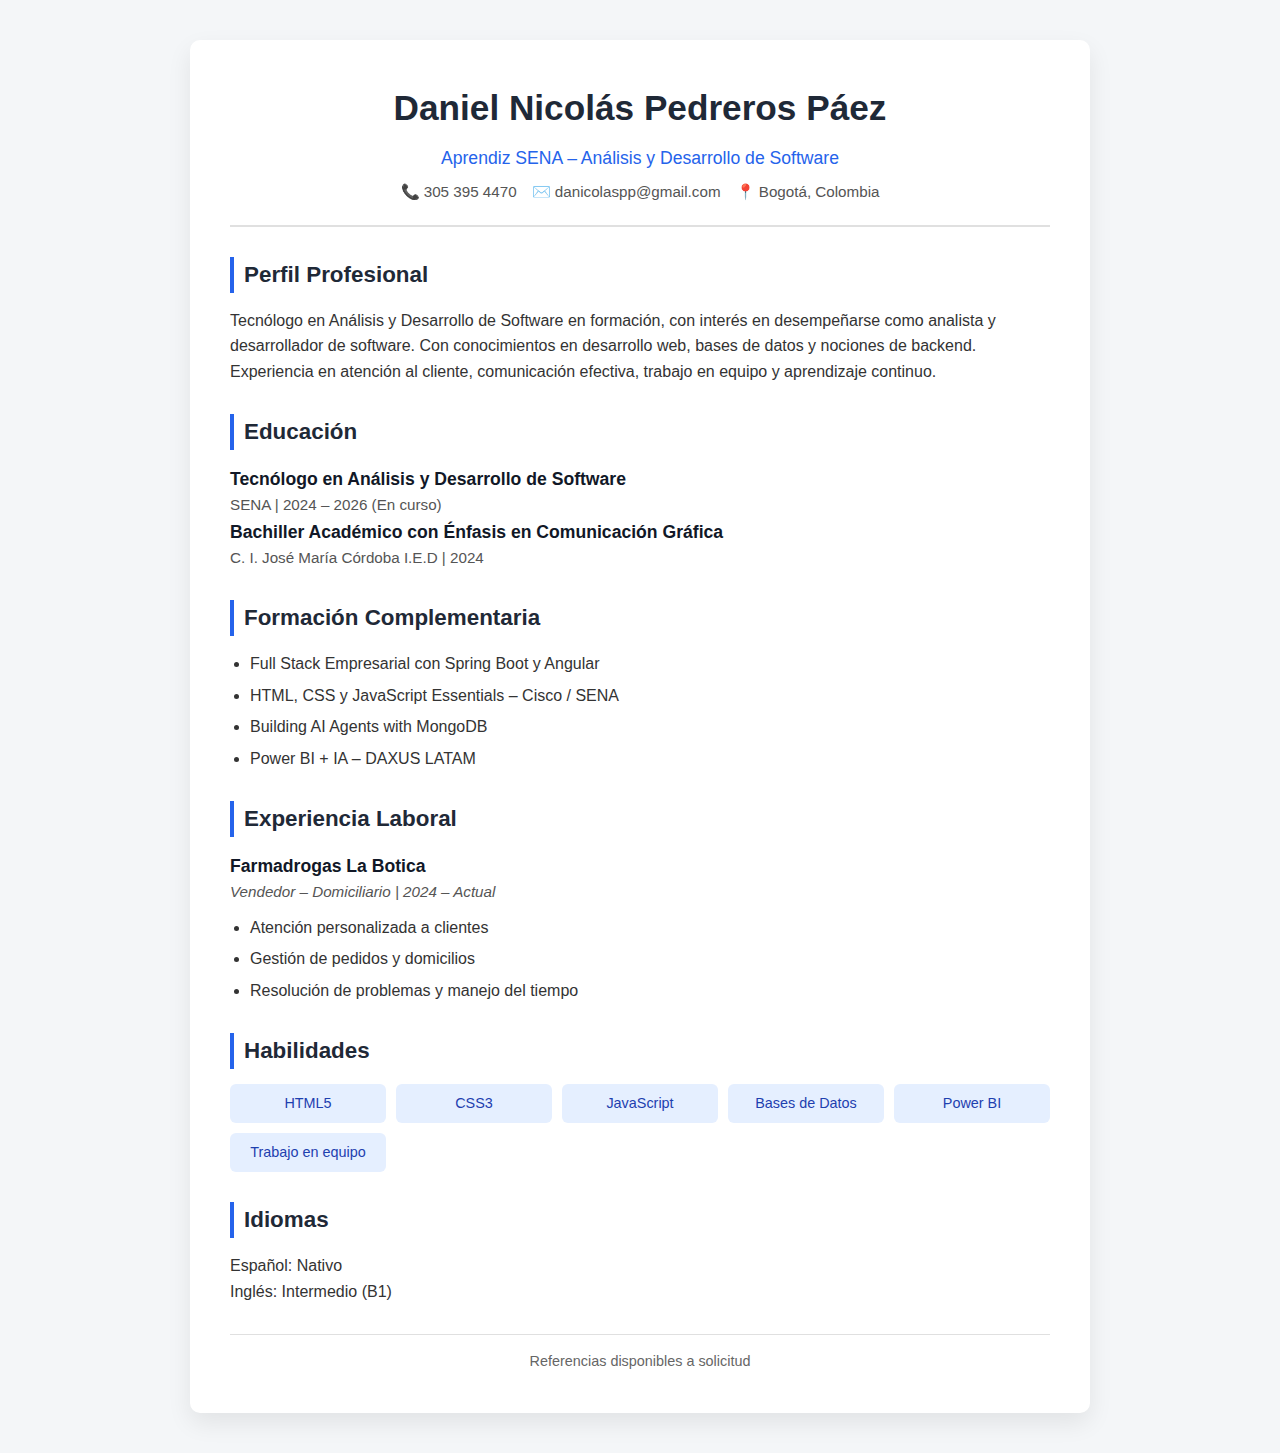
<file: index.html>
<!DOCTYPE html>
<html lang="es">
<head>
  <meta charset="UTF-8" />
  <meta name="viewport" content="width=device-width, initial-scale=1.0" />
  <title>Hoja de Vida | Daniel Pedreros</title>
  <link rel="stylesheet" href="styles.css" />
</head>
<body>
  <div class="cv-container">
    <header class="cv-header">
      <h1>Daniel Nicolás Pedreros Páez</h1>
      <p class="subtitle">Aprendiz SENA – Análisis y Desarrollo de Software</p>
      <div class="contact">
        <span>📞 305 395 4470</span>
        <span>✉️ danicolaspp@gmail.com</span>
        <span>📍 Bogotá, Colombia</span>
      </div>
    </header>

    <section>
      <h2>Perfil Profesional</h2>
      <p>
        Tecnólogo en Análisis y Desarrollo de Software en formación, con interés en desempeñarse
        como analista y desarrollador de software. Con conocimientos en desarrollo web,
        bases de datos y nociones de backend. Experiencia en atención al cliente, comunicación
        efectiva, trabajo en equipo y aprendizaje continuo.
      </p>
    </section>

    <section>
      <h2>Educación</h2>
      <div class="item">
        <h3>Tecnólogo en Análisis y Desarrollo de Software</h3>
        <p>SENA | 2024 – 2026 (En curso)</p>
      </div>
      <div class="item">
        <h3>Bachiller Académico con Énfasis en Comunicación Gráfica</h3>
        <p>C. I. José María Córdoba I.E.D | 2024</p>
      </div>
    </section>

    <section>
      <h2>Formación Complementaria</h2>
      <ul>
        <li>Full Stack Empresarial con Spring Boot y Angular</li>
        <li>HTML, CSS y JavaScript Essentials – Cisco / SENA</li>
        <li>Building AI Agents with MongoDB</li>
        <li>Power BI + IA – DAXUS LATAM</li>
      </ul>
    </section>

    <section>
      <h2>Experiencia Laboral</h2>
      <div class="item">
        <h3>Farmadrogas La Botica</h3>
        <p class="role">Vendedor – Domiciliario | 2024 – Actual</p>
        <ul>
          <li>Atención personalizada a clientes</li>
          <li>Gestión de pedidos y domicilios</li>
          <li>Resolución de problemas y manejo del tiempo</li>
        </ul>
      </div>
    </section>

    <section class="skills">
      <h2>Habilidades</h2>
      <div class="skills-grid">
        <span>HTML5</span>
        <span>CSS3</span>
        <span>JavaScript</span>
        <span>Bases de Datos</span>
        <span>Power BI</span>
        <span>Trabajo en equipo</span>
      </div>
    </section>

    <section>
      <h2>Idiomas</h2>
      <p>Español: Nativo</p>
      <p>Inglés: Intermedio (B1)</p>
    </section>

    <footer>
      <p>Referencias disponibles a solicitud</p>
    </footer>
  </div>
</body>
</html>
</file>
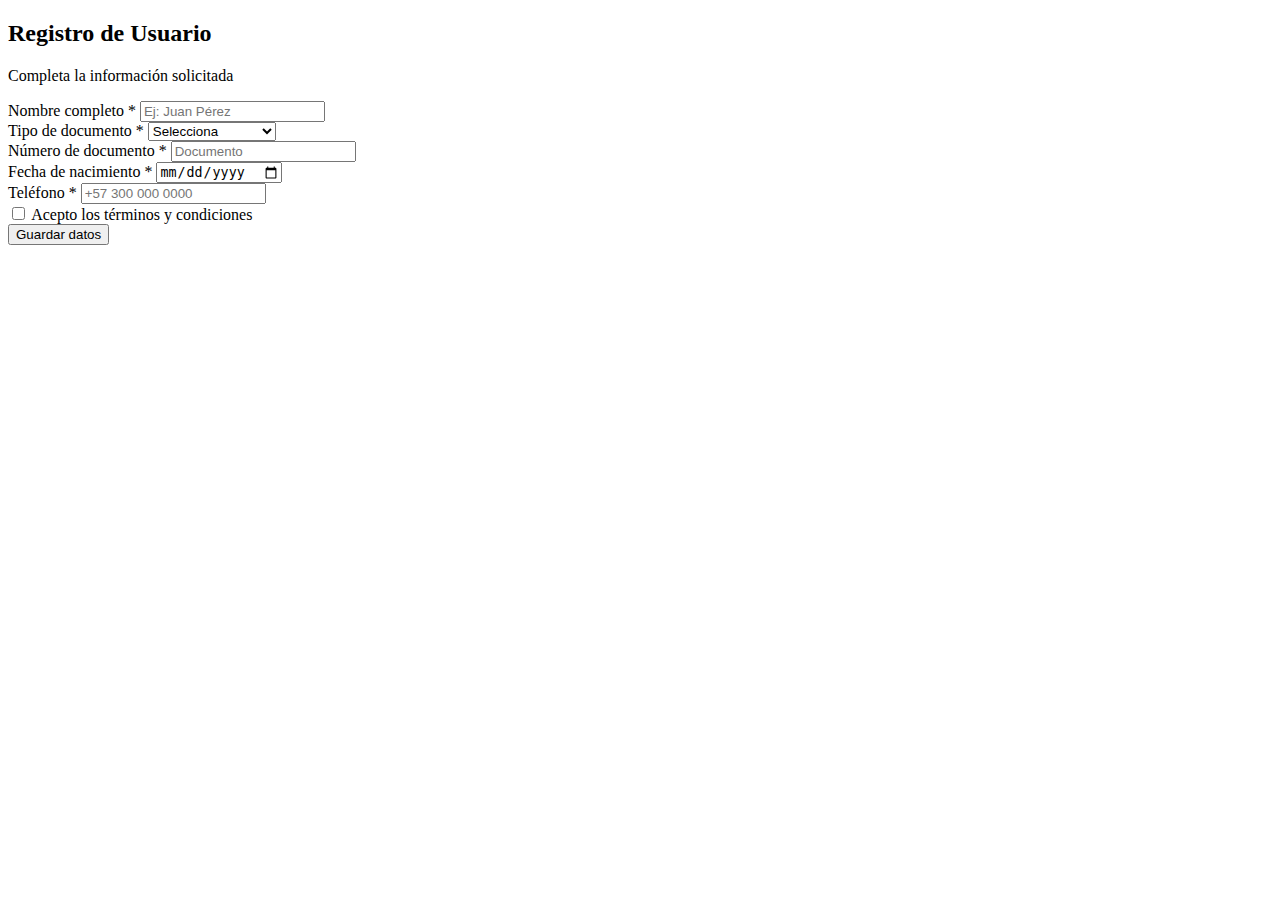
<file: Formulario.html>
<!DOCTYPE html>
<html lang="es">
<head>
  <meta charset="UTF-8">
  <title>Registro de Datos</title>
  <meta name="viewport" content="width=device-width, initial-scale=1.0">
</head>
<body>

  <section>
    <header>
      <h2>Registro de Usuario</h2>
      <p>Completa la información solicitada</p>
    </header>

    <form>
      <div>
        <label for="fullName">Nombre completo *</label>
        <input type="text" id="fullName" placeholder="Ej: Juan Pérez" required>
      </div>

      <div>
        <label for="docType">Tipo de documento *</label>
        <select id="docType" required>
          <option value="" disabled selected>Selecciona</option>
          <option value="dni">DNI</option>
          <option value="pass">Pasaporte</option>
          <option value="ce">Cédula extranjera</option>
        </select>
      </div>

      <div>
        <label for="docNumber">Número de documento *</label>
        <input type="text" id="docNumber" placeholder="Documento" required>
      </div>

      <div>
        <label for="birthDate">Fecha de nacimiento *</label>
        <input type="date" id="birthDate" required>
      </div>

      <div>
        <label for="phone">Teléfono *</label>
        <input type="tel" id="phone" placeholder="+57 300 000 0000" required>
      </div>

      <div>
        <input type="checkbox" id="terms" required>
        <label for="terms">
          Acepto los términos y condiciones
        </label>
      </div>

      <div>
        <button type="submit">Guardar datos</button>
      </div>
    </form>

  </section>

</body>
</html>
</file>
<file: styles.css>
* {
  margin: 0;
  padding: 0;
  box-sizing: border-box;
  font-family: "Segoe UI", Tahoma, Geneva, Verdana, sans-serif;
}

body {
  background-color: #f4f6f8;
  color: #333;
  line-height: 1.6;
}

.cv-container {
  max-width: 900px;
  margin: 40px auto;
  background: #ffffff;
  padding: 40px;
  border-radius: 10px;
  box-shadow: 0 10px 25px rgba(0, 0, 0, 0.08);
}

.cv-header {
  text-align: center;
  border-bottom: 2px solid #e0e0e0;
  padding-bottom: 20px;
  margin-bottom: 30px;
}

.cv-header h1 {
  font-size: 2.2rem;
  color: #1f2937;
}

.subtitle {
  font-size: 1.1rem;
  color: #2563eb;
  margin: 8px 0;
}

.contact {
  display: flex;
  justify-content: center;
  flex-wrap: wrap;
  gap: 15px;
  font-size: 0.95rem;
  color: #555;
}

section {
  margin-bottom: 30px;
}

section h2 {
  font-size: 1.4rem;
  color: #1f2937;
  border-left: 4px solid #2563eb;
  padding-left: 10px;
  margin-bottom: 15px;
}

.item h3 {
  font-size: 1.1rem;
  color: #111827;
}

.item p {
  font-size: 0.95rem;
  color: #555;
}

.role {
  font-style: italic;
  margin-bottom: 10px;
}

ul {
  margin-left: 20px;
}

ul li {
  margin-bottom: 6px;
}

.skills-grid {
  display: grid;
  grid-template-columns: repeat(auto-fit, minmax(140px, 1fr));
  gap: 10px;
}

.skills-grid span {
  background-color: #e5efff;
  color: #1e40af;
  padding: 8px 12px;
  border-radius: 6px;
  font-size: 0.9rem;
  text-align: center;
  font-weight: 500;
}

footer {
  text-align: center;
  font-size: 0.9rem;
  color: #666;
  margin-top: 30px;
  border-top: 1px solid #e0e0e0;
  padding-top: 15px;
}
55
</file>
